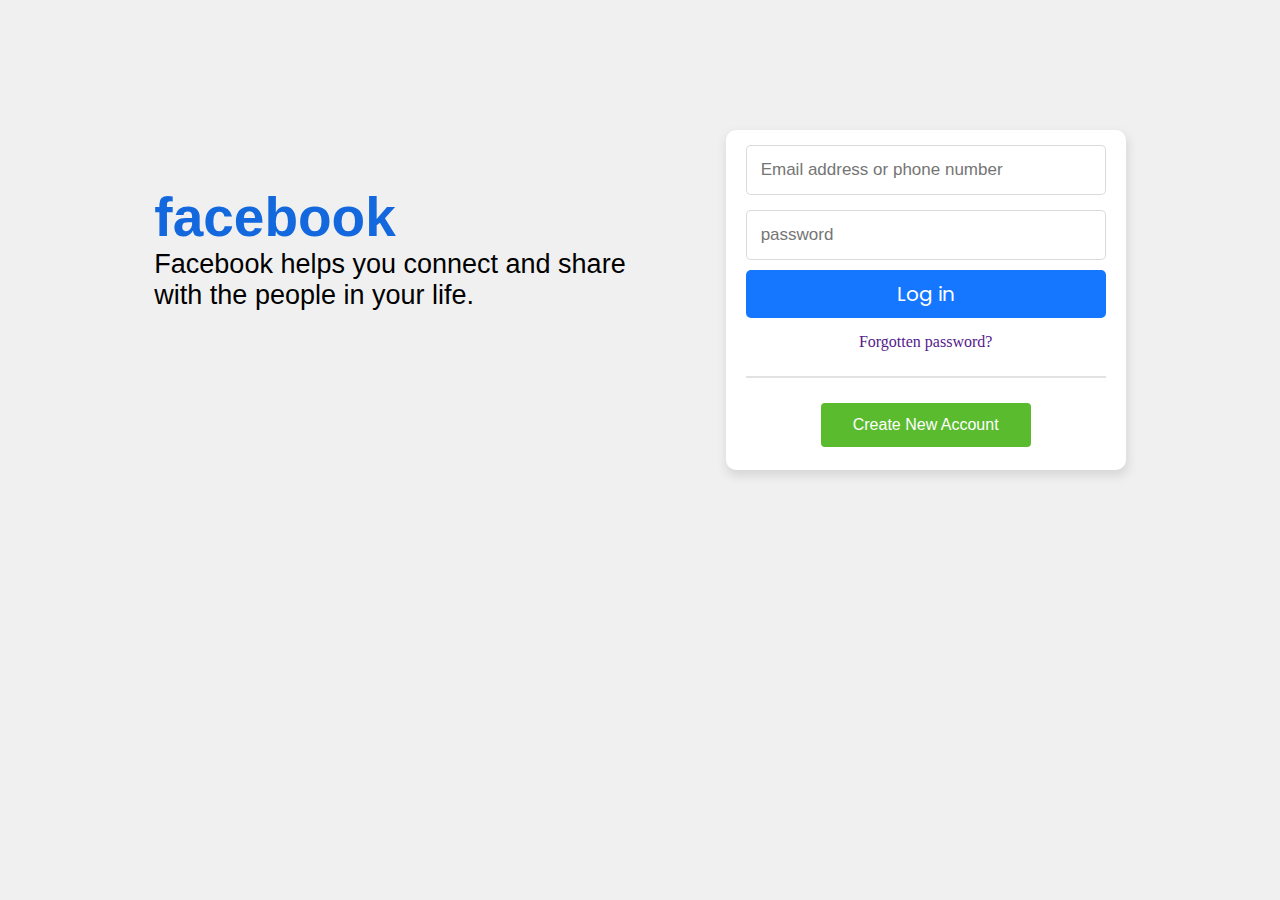
<file: Facebook/index.html>
<!DOCTYPE html>
<html lang="en">
<head>
    <meta charset="UTF-8">
    <meta http-equiv="X-UA-Compatible" content="IE=edge">
    <meta name="viewport" content="width=device-width, initial-scale=1.0">
    <title>Document</title>
    <link rel="stylesheet" href="index.css">
</head>
<body>
    
<section>
    <div class="main_container">
        <div class="facebook">
            <h1>facebook</h1>
            <p>Facebook helps you connect and share <br> with the people in your life.</p>
        </div>

        <div class="main_box">
            <div class="input_two">
                <input type="text" placeholder="Email address or phone number"><br>
                <input type="password" placeholder="password">
            </div>
            <button class="btn1">Log in</button><br>
           
            <div class="pass">
                <a href="">Forgotten password?</a><br>
            </div>

            <div class="hr"></div>
            <div class="btn2">
                     Create New Account
            </div>
        </div>
    </div>
</section>

</body>
</html>
</file>
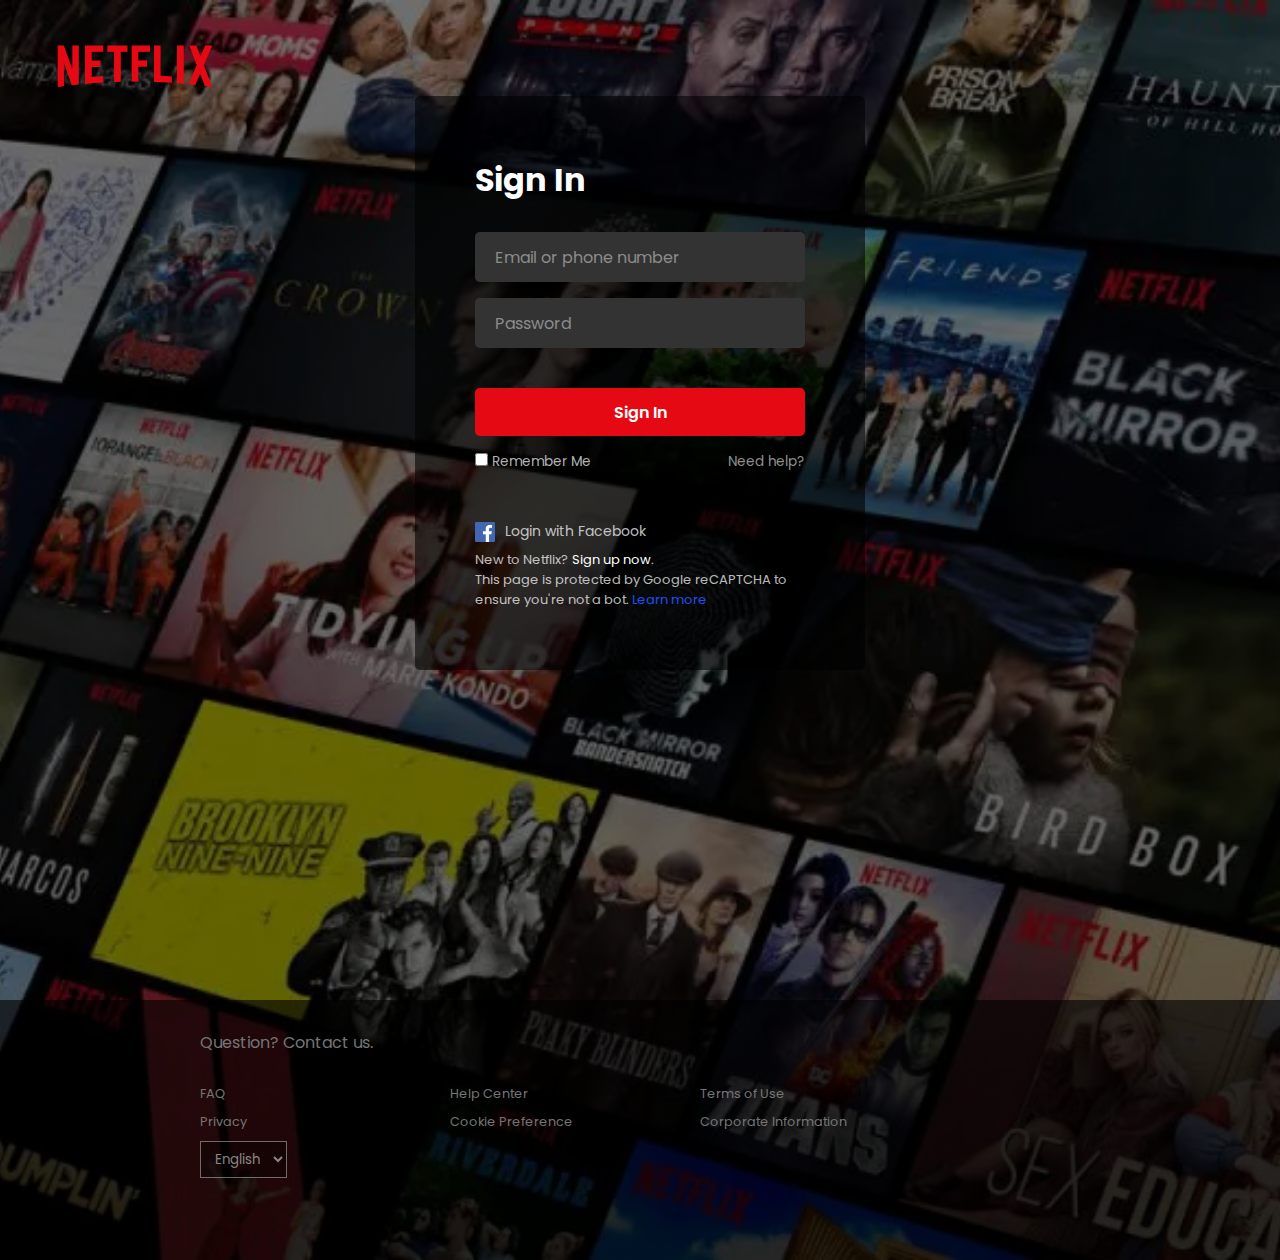
<file: Netflix/first.html>
<!DOCTYPE html>
<html lang="en">
<head>
    <meta charset="UTF-8">
    <meta http-equiv="X-UA-Compatible" content="IE=edge">
    <meta name="viewport" content="width=device-width, initial-scale=1.0">
    <title>Document</title>
    <link rel="stylesheet" href="first.css">
</head>
<body>
    <div class="container">
        <div class="logo">
            <img src="image/netflix2.png" alt="">
        </div>
        <div class="form_container">
            <form>
                <h1>Sign In</h1>
                <div class="form-group">
                    <input type="text" required>
                    <label>Email or phone number</label>
                </div>
                <div class="form-group">
                    <input type="password" required>
                    <label>Password</label>
                </div>
                <button>Sign In</button>
                <div class="remember">
                    <div class="left">
                        <input type="checkbox" id="remember">
                        <label for="remember">Remember Me</label>
                    </div>
                    <div class="right">
                        <a href="https://www.netflix.com/LoginHelp">Need help?</a>
                    </div>
                </div>
                <div class="facebook-login">
                    <img src="image/facebook2.png" alt="">
                    <a href="https://www.facebook.com/">Login with Facebook</a>
                </div>
                <div class="signup">
                    <p>New to Netflix? <a href="https://www.netflix.com/">Sign up now</a>.</p>
                </div>
                <p class="captcha">
                    This page is protected by Google reCAPTCHA to <br>
                     ensure you're not a bot. <a href="#">Learn more</a>
                </p>
            </form>
        </div>

        <div class="hori">

        </div>
        <!-- last footer -->
        <footer>  
            <div class="top">
                <a href="#">Question? Contact us.</a>
            </div>
            <div class="links">
                <a href="#">FAQ</a>
                <a href="#">Help Center</a>
                <a href="#">Terms of Use</a>
                <a href="#">Privacy</a>
                <a href="#">Cookie Preference</a>
                <a href="#">Corporate Information</a>
            </div>
            <div>
                <select name="language" id="language">
                    <option value="English">English</option>
                    <option value="Nepali">Nepali</option>
                </select>
            </div>
        </footer>
    </div>
</body>
</html>
</file>
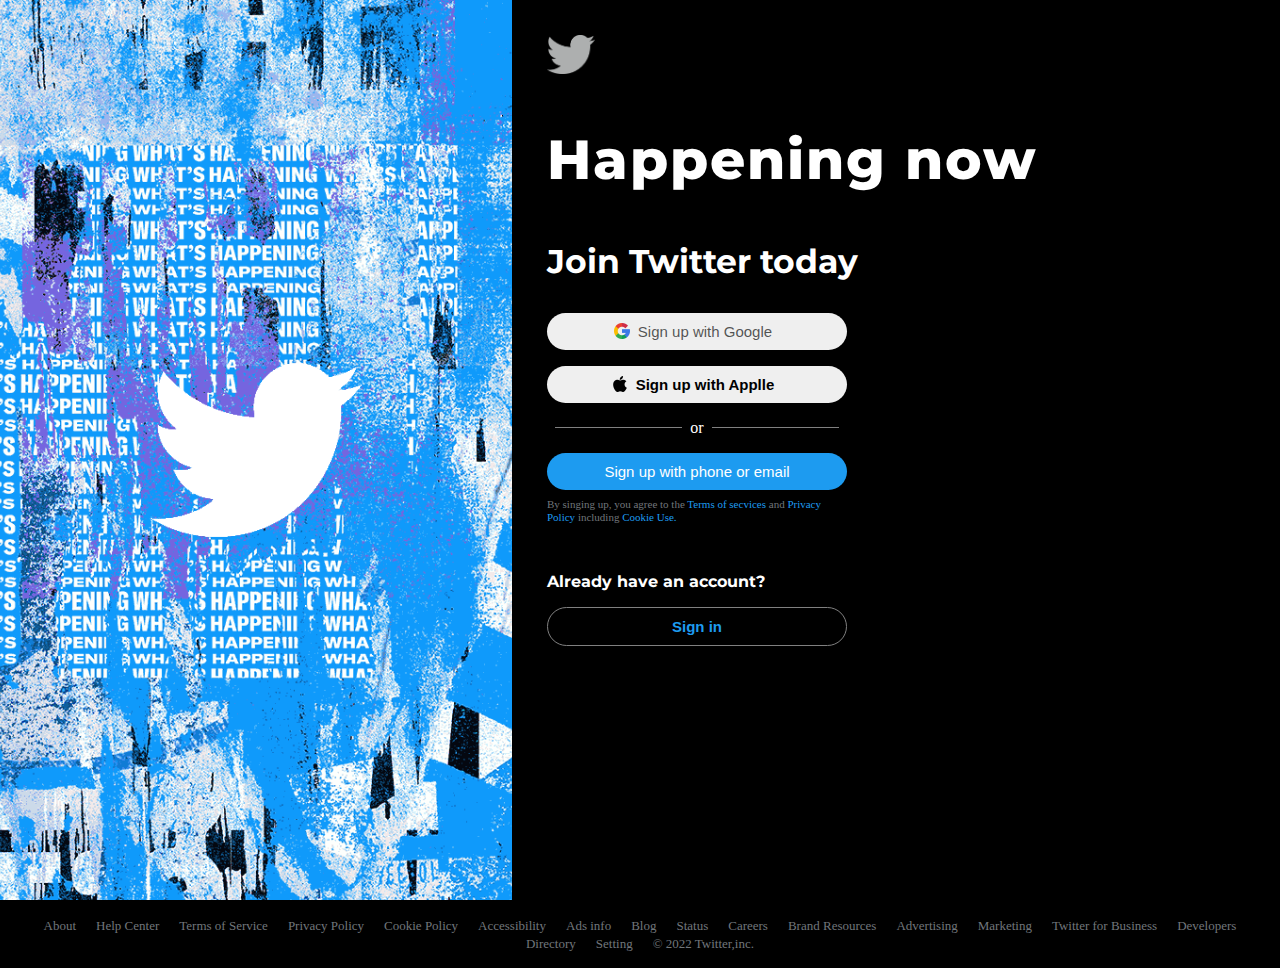
<file: Twitter/first.html>
<!DOCTYPE html>
<html lang="en">
<head>
    <meta charset="UTF-8">
    <meta http-equiv="X-UA-Compatible" content="IE=edge">
    <meta name="viewport" content="width=device-width, initial-scale=1.0">
    <title>Document</title>
    <link rel="stylesheet" href="first.css">
</head>
<body>
    

    <div class="main-container">

        <div class="left">
            <img src="logo.png" alt="">
        </div>

        <div class="right">
            <div class="right-container">
                <div>
                    <img src="images/logo.png" alt="" id="bird">
                </div>
                <div>
                    <h1>Happening now</h1>
                    <span id="first">
                </div>
                <div>
                    <h2>Join Twitter today</h2>
                </div>
                <form class="forms">
                    <button> <img src="images/google1.png" alt="" class="button-img"> <span style="color: rgba(0, 0, 0, 0.666);">Sign up with Google</span></button>
                    <button id="btn"> <img src="images/apple1.png" alt="" class="button-img"> <span style="font-weight: bold;">Sign up with Applle</span></button>
                    <div class="or">
                        <div class="line"></div>
                        <div>or</div>
                        <div class="line"></div>
                    </div>
                    <button style="background-color: rgb(29, 155, 240); color: white; margin-top: 1rem;">Sign up with phone or email</button>
                    <div class="cookies">
                        By singing up, you agree to the <span>Terms of secvices </span> and <span>Privacy <br> Policy </span>including <span>Cookie Use.</span>
                    </div>

                    <div class="signup" style="margin-top: 3rem;">
                        <span >Already have an account?</span>
                        <button>Sign in</button>
                    </div>
                </form>
            </div>
        </div>
   
    </div>

    <div class="footer">
        <span>About</span>
        <span>Help Center</span>
        <span>Terms of Service</span>
        <span>Privacy Policy</span>
        <span>Cookie Policy</span>
        <span>Accessibility</span>
        <span>Ads info</span>
        <span>Blog</span>
        <span>Status</span>
        <span>Careers</span>
        <span>Brand Resources</span>
        <span>Advertising</span>
        <span>Marketing</span>
        <span>Twitter for Business</span>
        <span>Developers</span>
        <span>Directory</span>
        <span>Setting</span>
        <span>&copy; 2022 Twitter,inc.</span>
    </div>

</body>
</html>
</file>
<file: Facebook/index.css>
@import url('https://fonts.googleapis.com/css2?family=Poppins:wght@500&display=swap');
*{
    padding: 0%;
    margin: 0%;
    box-sizing: border-box;
}
section{
    background-color: rgb(240, 240, 240);
    height: 100vh;
}
.main_container{
    display: flex;
    justify-content: center;
    gap: 100px;
}
.facebook {
    margin-top: 185px;
} 
.facebook h1{ 
    margin-top: 0px;
    font-family: 'Open Sans', sans-serif;
    color:#005bdbea;
    font-size: 55px;
    font-weight: bold;
}
.facebook p{
    font-size: 27px;
    font-family: 'Open Sans', sans-serif;
} 
.main_box{
    border-radius: 10px;
    width: 400px;
    padding: 0px 20px;
    height: 340px;
    box-shadow:1px 5px 10px 1px #8888883b;
    background-color: white;
    margin: 130px 0px;
}
.input_two input{
    border-radius: 5px;
    width: 100%;
    padding: 14px;
    font-size: 17px;
    color: rgba(0, 0, 0, 0.5);
    margin-top: 15px;
    border: 1px solid rgba(128, 128, 128, 0.295);
}
.btn1{
    cursor: pointer;
    width: 100%;
    margin: 10px 0px;
    padding: 9px 0px;
    border-radius: 5px;
    background-color:  #006affea;
    border: none;
    color: white;
    font-size: 20px;
    font-family: 'Poppins', sans-serif;
}
.btn1:hover{
    background-color:  #0767edea;
}
.hr{
    border: 1px solid rgba(205, 205, 205, 0.58);
    margin: 25px 0px;
}
.pass{
    width: 100%;
    text-align: center;
    margin: 5px 0px 15px 0px;
}
.pass a{
    text-decoration: none;
    font-size: 16px;
}


.btn2 {
    cursor: pointer;
    background-color: #5bbb2f;
    font-weight: 100;
    padding: 13px 0px;
    color: white;
    text-align: center;
    margin-left: 75px;
    margin-right: 75px;
    border-radius: 4px;
    font-family: 'Franklin Gothic Medium', 'Arial Narrow', Arial, sans-serif;
}
/* .btn2 a{
    color: white;
    text-decoration: none;
} */
.btn2:hover{
    background-color: #55b528;
}
</file>
<file: Netflix/first.css>
@import url('https://fonts.googleapis.com/css2?family=Poppins&display=swap');
*{
    padding: 0%;
    margin: 0%;
    font-family: 'Poppins', sans-serif;
    box-sizing: border-box;    
}

body{
    background-image: linear-gradient(rgba(0, 0, 0, 0.425),rgb(0,0,0,0.50)),url(image/netflix-bg.webp);
    background-size: cover;
    background-repeat: no-repeat;
    overflow-x: hidden;
    background-position: center;
    scroll-behavior: smooth;
}
.hori{
    border: 1px solid rgba(255, 255, 255, 0.285);
     position: absolute;
      top: 75%; 
      width: 100%;
      display: none;
}
@media screen and (max-width:480px) {
    body{
        background-image: none;
        background-color: black;
    }
    .hori{
        display: block;
    }
    .container .form{
        min-height: 1000vh;
    }
    .container .logo img{
        width: 150px;
        position: absolute;
        top: 0%;
        left: 50px;
    }
    .container{
        width: 520px;
    }
    .container form{
        color: white;
        background-color: rgba(0, 0, 0, 0);
        border-radius: .3rem;
        width: 450px;
        position: absolute;
        left: 50%;
        top: 0%;
        padding: 60px;
        margin-top: 1rem;
    }

    .container footer{
        position: absolute;
        left: 0%;
        bottom: 0vh;
        width: 100%;
        height: 200px;
        background-color: rgba(0, 0, 0, 0);
        padding: 60px;
    }
}
.container{
    min-height: 140vh;
}

.logo img{
    width: 190px;
    position: absolute;
    top: 10px;
    left: 40px;
}

form{
    color: white;
    background-color: rgba(0, 0, 0, 0.573);
    border-radius: .3rem;
    width: 450px;
    position: absolute;
    left: 50%;
    transform: translate(-50%);
    padding: 60px;
    margin-top: 6rem;
}

form h1{
    margin-bottom: 28px;
}

.form-group{
    width: 100%;
    height: 50px;
    margin-bottom: 16px;
    position: relative;
}

.form-group input{
    width: 100%;
    height: 100%;
    background-color: #333;
    border: none;
    border-radius: .3rem;
    outline: none;
    color: white;
    padding: 16px 20px 0px;
    font-size: 1rem;
}

.form-group label {
    position: absolute;
    top: 50%;
    left: 20px;
    transform: translateY(-50%);
    color: #8c8c8c;
    pointer-events: none;
    transition: 200ms ease-in-out transform,
                200ms ease-in-out font-size;
}
.form-group input:focus ~ label,
.form-group input:valid ~ label {
    transform: translateY(-1.25rem);
    font-size: .7rem;
}
button{
    width: 100%;
    height: 48px;
    font-size: 1rem;
    background-color: #e50914;
    color: #fff;
    font-weight: 600;
    border: none;
    border-radius: .3rem;
    cursor: pointer;
    margin: 24px 0 12px;
    cursor: pointer;
}
.remember{
    display: flex;
    justify-content: space-between;
    align-items: center;
}
.remember label {
    font-size: .85rem;
    color: #b3b3b3;
}
.remember a{
    text-decoration: none;
    font-size: .85rem;
    color: rgba(255, 255, 255, 0.568);
}
.remember a:hover{
    text-decoration: underline;
}
.facebook-login{
    margin-top: 3rem;
    display: flex;
    align-items: center;
}
.facebook-login img {
    width: 20px;
    margin-right: 10px;
}
.facebook-login a{
    font-size: 14px;
    text-decoration: none;
    color: rgba(255, 255, 255, 0.733);
}
.facebook-login a:hover{
  text-decoration: underline;
}
.signup{
    margin-top: 8px;
}
.signup p{
    font-size: 13px;
    color: rgba(255, 255, 255, 0.733);
}
.signup p a{
    font-size: 13px;
    text-decoration: none;
    color: white;
}
.signup p a:hover{
    text-decoration: underline;
}
.captcha{
    font-size: 13px;
    color: rgba(255, 255, 255, 0.733);
}
.captcha a{
    text-decoration: none;
    color: rgb(32, 78, 242);
    
}
.captcha a:hover{
    text-decoration: underline;
  }
  .captcha a:active{
    color: rgb(32, 78, 242);
  }

footer{
    position: absolute;
    left: 0%;
    bottom: -40vh;
    width: 100%;
    height: 260px;
    background-color: rgba(0, 0, 0, .6);
    padding: 30px 200px;
}
footer a{
    color: #757575;
    text-decoration: none; 
}
footer a:hover{
    text-decoration: underline;
}
footer .top{
    margin-bottom: 30px;
}
footer .links{
    display: flex;
    flex-wrap: wrap ;
}
footer .links a{
    display: inline-block;
    width: 250px;
    margin-bottom: 10px;
    font-size: 0.8rem;
}
#language{
    color: rgba(255, 255, 255, 0.518);
    border: 1px solid rgba(255, 255, 255, 0.402);
    background-color:rgba(0, 0, 0, 0.304);
    outline: none;
    padding: 7px 10px;
}
</file>
<file: Twitter/first.css>
@import url('https://fonts.googleapis.com/css2?family=Roboto:wght@900&display=swap');

@import url('https://fonts.googleapis.com/css2?family=Montserrat:wght@500;700;800;900&display=swap');
*{
    padding: 0%;
    margin: 0%;
    box-sizing: border-box;
    text-decoration: none;
}
button{
    cursor: pointer;
}
body{
    background-color: rgb(0, 0, 0);
    min-height: 100vh;
}

.main-container{
    height: 100vh;
    display: flex;
    position: relative;
}

.left{
    position: relative;
    background-image: url(background.png);
    background-size: cover;
    background-repeat: no-repeat;
    background-position: center;
    width: 55%;
    height: 100%;
    display: flex;
    align-items: center;
    justify-content: center;
}

.left img{
    width: 67%;
}

.right{
    width: 45%;
    height: 100%;
    color: white;
    position: relative;
    flex-wrap: wrap;
}

.right-container{
    width: 500px;
    height: 100vh;
    margin: 35px auto auto 35px;
}

.right-container #bird{
    width: 3rem;
}

.right-container h1{
    font-size: 55px;
    font-family: 'Montserrat', sans-serif;
    font-weight: 800;
    margin: 3rem 0;
    color: white;
    letter-spacing: 2px;
    flex-wrap: wrap;
}

.right-container h2{
    font-family: 'Montserrat', sans-serif;
    font-size: 33px;
    margin-bottom: 2rem;
}

.forms{
    max-width: 300px;
    display: flex;
    flex-direction: column;
    position: relative;
}

.button-img{
    width: 1rem;
}

.forms button{
    display: flex;
    justify-content: center;
    align-items: center;
    font-size: 15px;
    border-radius: 30px;
    padding: 10px 0;
    border: none;
    outline: none;
}

.forms #btn{
   margin: 1rem 0;
}

.forms button span{
    margin:0 8px;
}

.forms .or {
    display: flex;
    align-items: center;
    justify-content: center;
}

.forms .or .line{
    display: block;
    width: 2000px;
    height: 1px;
    background-color: gray;
    margin: 0 .50rem;
}

.forms .cookies{
    margin-top: .50rem;
    color: rgb(113, 118, 123);
    font-size: 11px;
    line-height: 1.2;
}

.forms .cookies span{
    cursor: pointer;
    color:  rgb(29, 155, 240);
}

.forms .cookies span:hover{
    text-decoration: underline;
}

.forms .signup{
    font-family: 'Montserrat', sans-serif;
    font-weight: 700;
}

.forms .signup button{
    width: 100%;
    margin-top: 1rem;
    color:  rgb(29, 155, 240);
    background-color: transparent;
    border: 1px solid gray;
    font-weight: 600;
}

.forms .signup button:hover{
    cursor: pointer;
    background-color: rgba(29, 156, 240, 0.083);
}

.footer{
    text-align: center;
    flex-wrap: wrap;
    padding: 1rem;
}

.footer span{
    color: rgb(113, 118, 123);
    font-size:13px;
    margin: 0 .50rem;
}

@media screen and (max-width:1350px) {
    .left{
        width: 40%;
    }
    .right{
        width: 60%;
    }
}

@media screen and (max-width:1000px) {
    .left{
        width: 100%;
    }
    .right{
        width: 100%;
    }
    .main-container{
        display: grid;
    }
    .left{
        order: 2;
    }
    .footer span{
        display: none;
    }
}

@media screen and (max-width:500px){
    .right-container h1 {
        font-size: 34px;
    }
    .right-container h2 {
        font-size: 24px;
    }
}
</file>
